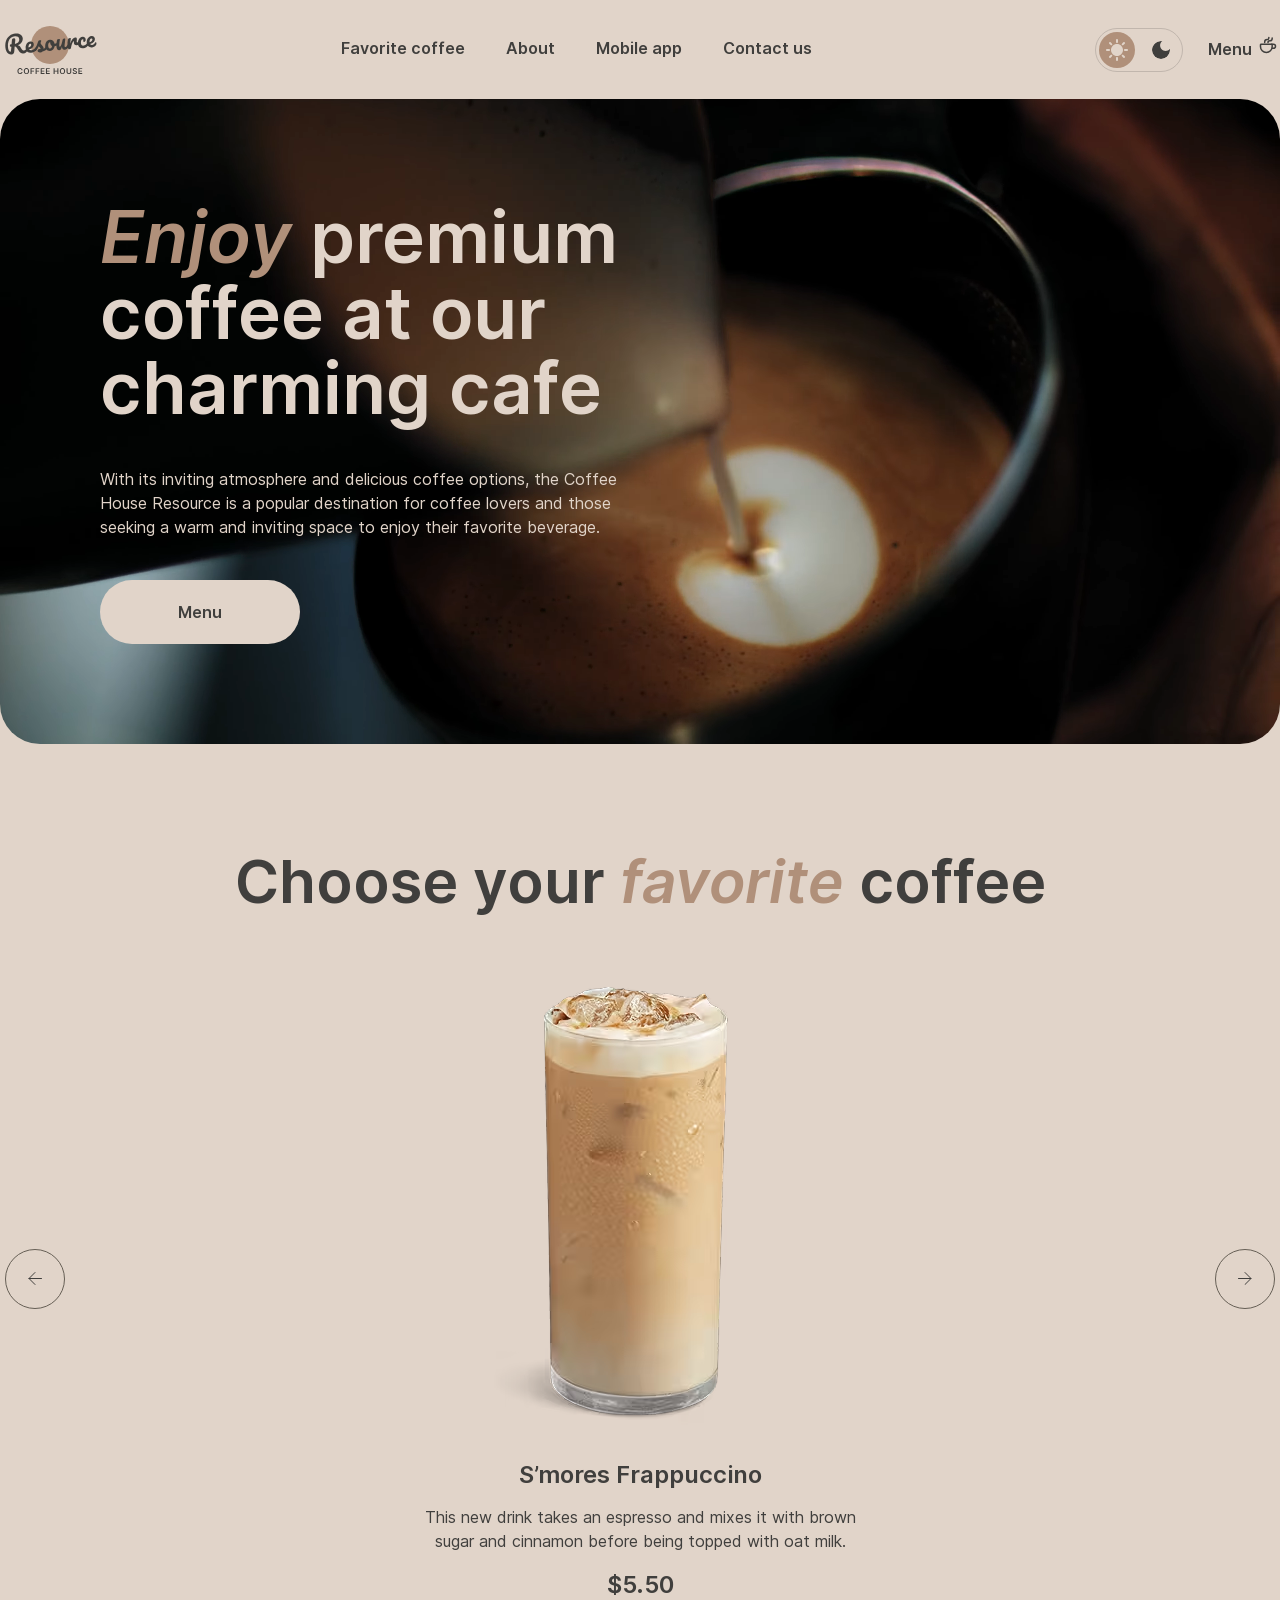
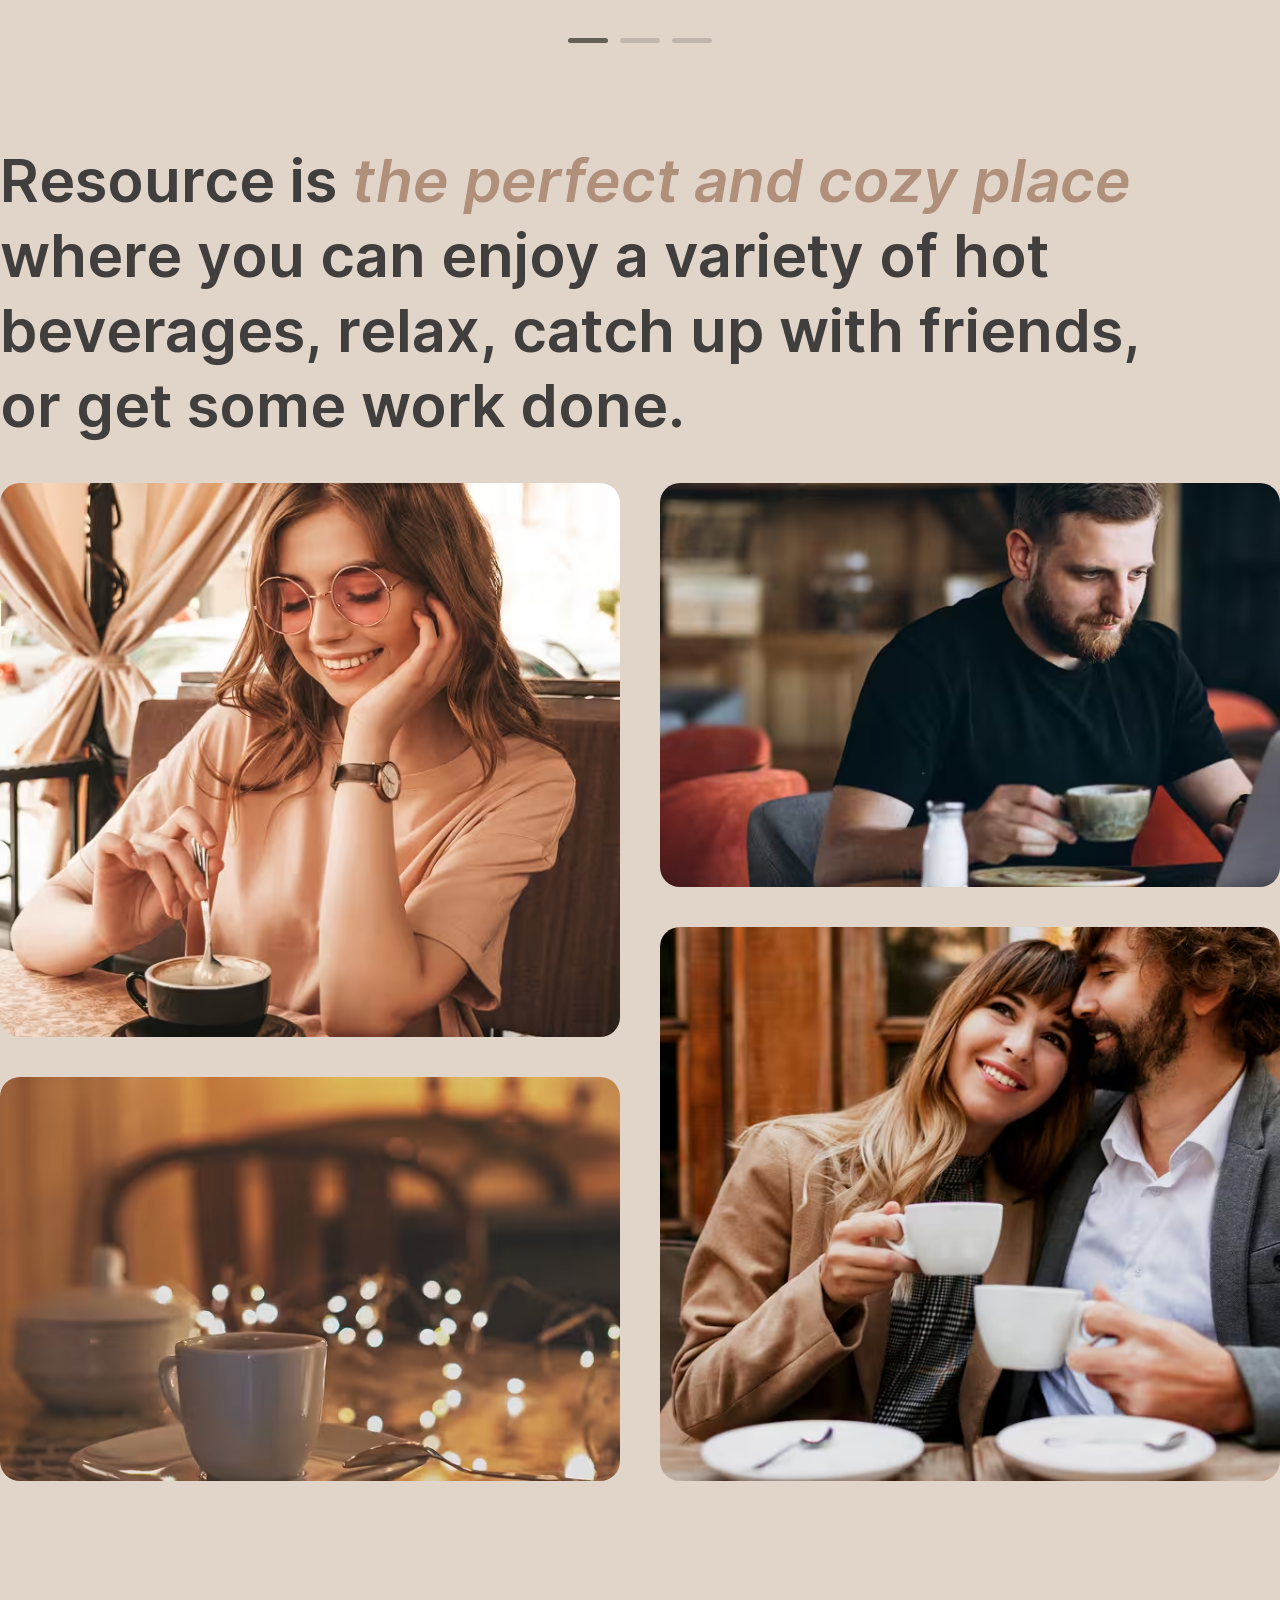
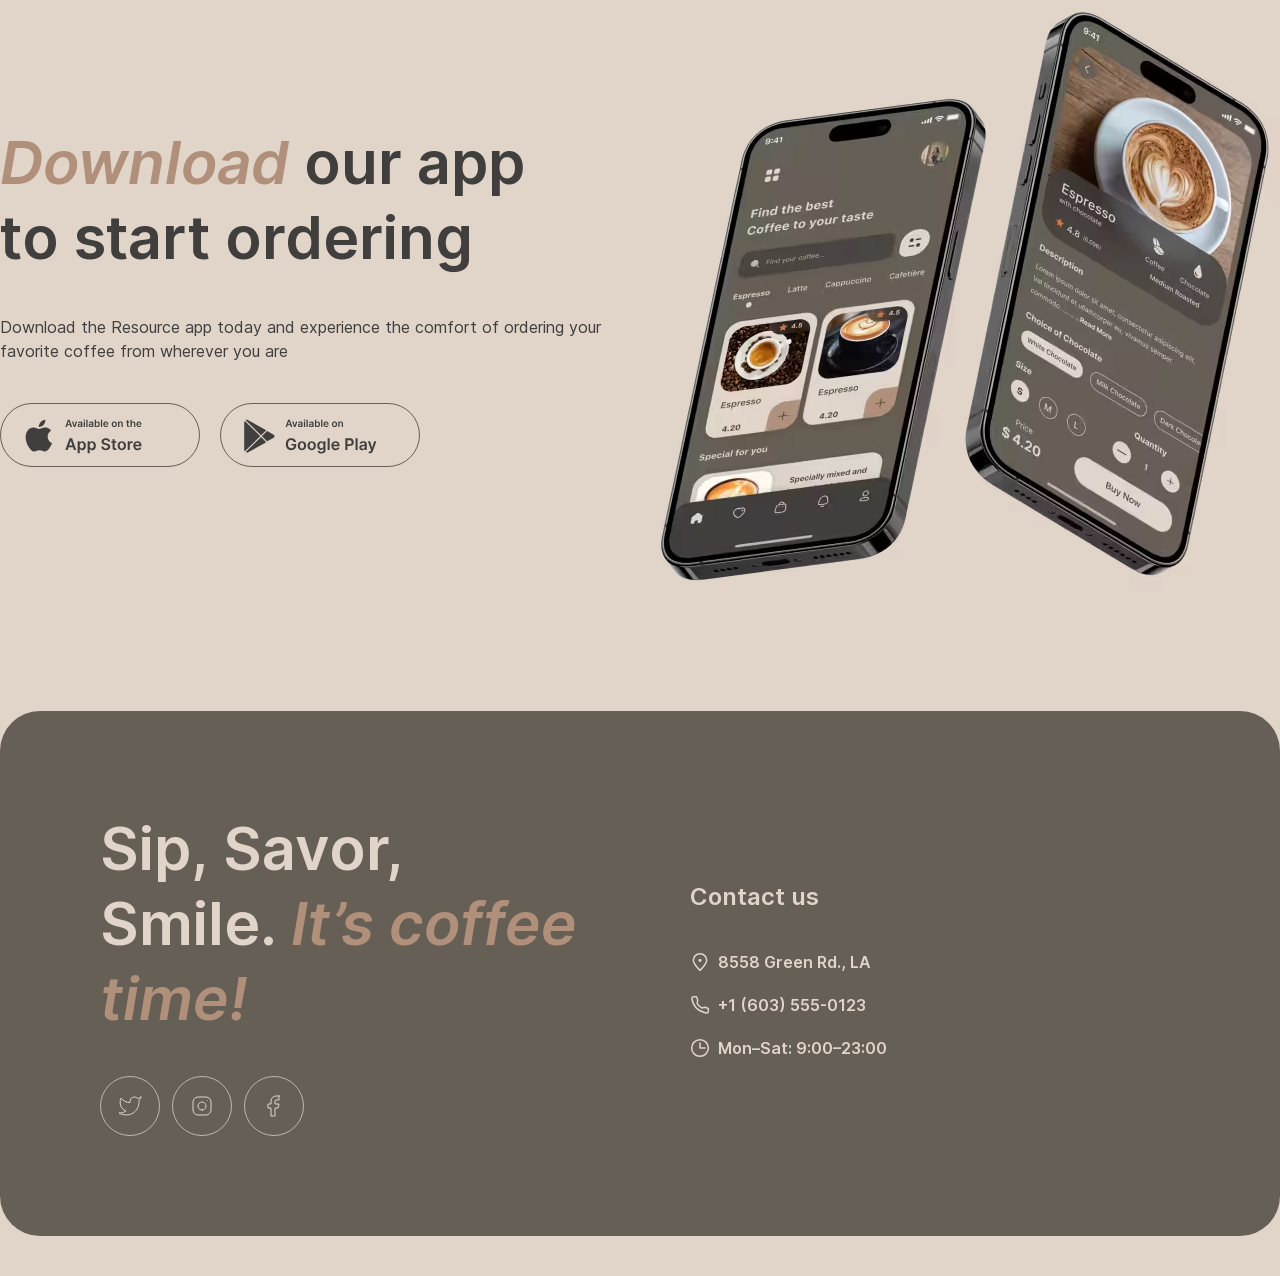
<file: index.html>
<!DOCTYPE html>
<html lang="en">
	<head>
		<meta charset="UTF-8">
		<meta name="viewport" content="width=device-width, initial-scale=1.0">
		<title>Coffee House</title>
		<link rel="shortcut icon" type="image/svg" href="./assets/img/favicon.svg">
		<link rel="stylesheet" href="./assets/css/normalize.css">
		<link rel="stylesheet" href="./assets/css/style.css">
	</head>
	<body>
		<svg class="sprite">
    <symbol viewBox="0 0 14 13" xmlns="http://www.w3.org/2000/svg" id="arrow" fill="none">
      <path d="M0.5 6.5H13M7 12.5L13 6.5L7 0.5" stroke-linecap="round" stroke-linejoin="round"/>
    </symbol>
  </svg>

		<header class="header">
			<div class="wrapper">
				<div class="logo">
					<a href="./" class="logo__link" aria-label="Logo link">
						<svg class="logo__img logo__img_light" width="100" height="60" aria-hidden="true">
							<use xlink:href="./assets/img/logo.svg#logo"></use>
						</svg>
						<svg class="logo__img logo__img_dark" width="100" height="60" aria-hidden="true">
							<use xlink:href="./assets/img/logo-dark.svg#logo"></use>
						</svg>
					</a>
				</div>
				<nav class="nav">
					<ul class="nav__list list-reset">
						<li class="nav__item"><a href="#favorite" class="nav__link">Favorite coffee</a></li>
						<li class="nav__item"><a href="#about" class="nav__link">About</a></li>
						<li class="nav__item"><a href="#app" class="nav__link">Mobile app</a></li>
						<li class="nav__item"><a href="#footer" class="nav__link">Contact us</a></li>
						<li class="nav__item nav__item_md">
							<a href="./catalog" class="nav__link">Menu 
								<svg class="nav__icon" aria-hidden="true">
									<use xlink:href="./assets/img/svg/coffee-cup.svg#cup"></use>
								</svg>
							</a>
						</li>
					</ul>
				</nav>
				<div class="actions">
					<button class="theme-btn btn-reset" aria-label="Toggle theme">
						<svg class="theme-btn__icon theme-btn__icon_light active" aria-hidden="true">
							<use xlink:href="./assets/img/svg/sun.svg#sun"></use>
						</svg>
						<svg class="theme-btn__icon theme-btn__icon_dark" aria-hidden="true">
							<use xlink:href="./assets/img/svg/moon.svg#moon"></use>
						</svg>
					</button>
					<a href="./catalog" class="menu-btn btn-reset"><span class="menu-btn__text">Menu</span>
						<svg class="menu-btn__icon" aria-hidden="true">
							<use xlink:href="./assets/img/svg/cup.svg#cup"></use>
						</svg>
					</a>
					<button class="burger btn-reset" aria-label="open burger">
            <span class="burger__line" aria-hidden="true"></span>
            <span class="burger__line" aria-hidden="true"></span>
          </button>
					<span class="overlay" aria-hidden="true"></span>
				</div>
			</div>
		</header>

		<main>
			<section class="banner">
				<div class="wrapper">
					<div class="banner__content">
						<h1 class="banner__title"><em class="text-accent">Enjoy</em> premium coffee at our charming cafe</h1>
						<p class="banner__descr">
							With its inviting atmosphere and&nbsp;delicious coffee options, the Coffee House Resource is a popular destination for coffee lovers and those seeking a warm and inviting space to enjoy their favorite beverage.
						</p>
						<a href="./catalog" class="banner__link btn btn-reset">Menu
							<svg class="icon" aria-hidden="true">
								<use xlink:href="./assets/img/svg/cup.svg#cup"></use>
							</svg>
						</a>
					</div>
					<video class="banner__video" poster="./assets/img/banner.avif" autoplay muted loop playsinline>
						<source src="./assets/video/banner.webm" type="video/webm">
						<source src="/assets/video/banner.mp4" type="video/mp4">
						Ваш браузер не підтримує відео.
					</video>
				</div>
			</section>

			<section class="carousel" id="favorite">
				<div class="wrapper">
					<h2 class="title">Choose your <em class="text-accent">favorite</em> coffee</h2>
					<div class="slider">
						<div class="slider__wrapper">
							<div class="slide active">
								<img src="./assets/img/slider/0.avif" alt="S’mores Frappuccino" class="slide__img">
								<p class="slide__title">S’mores Frappuccino</p>
								<p class="slide__descr">
									This new drink takes an espresso and mixes it with brown sugar and cinnamon before being topped with oat milk.
								</p>
								<p class="slide__price">$5.50</p>
							</div>

							<div class="slide">
								<img src="./assets/img/slider/1.avif" alt="Caramel Macchiato" class="slide__img">
								<p class="slide__title">Caramel Macchiato</p>
								<p class="slide__descr">
									Fragrant and unique classic espresso with rich caramel-peanut syrup, with cream under whipped thick foam.
								</p>
								<p class="slide__price">$5.00</p>
							</div>

							<div class="slide">
								<img src="./assets/img/slider/2.avif" alt="Ice coffee" class="slide__img">
								<p class="slide__title">Ice coffee</p>
								<p class="slide__descr">
									A popular summer drink that tones and invigorates. Prepared from coffee, milk and ice.
								</p>
								<p class="slide__price">$4.50</p>
							</div>
						</div>
						<div class="slider__pagination">
							<span class="bullet active"></span>
							<span class="bullet"></span>
							<span class="bullet"></span>
						</div>
						<button class="slider__btn slider__btn_prev" aria-label="previous slide">
							<svg class="btn__icon" aria-hidden="true">
                <use xlink:href="#arrow"></use>
              </svg>
						</button>
						<button class="slider__btn slider__btn_next" aria-label="next slide">
							<svg class="btn__icon" aria-hidden="true">
                <use xlink:href="#arrow"></use>
              </svg>
						</button>
					</div>
				</div>
			</section>

			<section class="gallery" id="about">
				<div class="wrapper">
					<h2 class="title">
						Resource is <em class="text-accent">the perfect and cozy place</em> where you can enjoy a variety of hot beverages, relax, catch up with friends, or&nbsp;get some work done.
					</h2>
					<div class="imgs">
						<div class="imgs__item">
							<img src="./assets/img/gallery/1.avif" alt="Gallery image 1" class="imgs__img">
						</div>
						<div class="imgs__item">
							<img src="./assets/img/gallery/2.avif" alt="Gallery image 2" class="imgs__img">
						</div>
						<div class="imgs__item">
							<img src="./assets/img/gallery/3.avif" alt="Gallery image 3" class="imgs__img">
						</div>
						<div class="imgs__item">
							<img src="./assets/img/gallery/4.avif" alt="Gallery image 4" class="imgs__img">
						</div>
					</div>
				</div>
			</section>

			<section class="app" id="app">
				<div class="wrapper">
					<div class="app__info">
						<h2 class="title"><em class="text-accent">Download</em> our app to&nbsp;start ordering</h2>
						<p class="app__descr">
							Download the Resource app today and experience the comfort of ordering your favorite coffee from wherever you are
						</p>
						<div class="app__links">
							<a href="https://apps.apple.com/us/iphone/today" class="app__link" aria-label="App Store" target="_blank" rel="noopener noreferrer">
								<svg class="icon" aria-hidden="true">
									<use xlink:href="./assets/img/svg/store.svg#link"></use>
								</svg>
							</a>
							<a href="https://play.google.com/store/apps" class="app__link app__link_gp" aria-label="Google Play" target="_blank" rel="noopener noreferrer">
								<svg class="icon" aria-hidden="true">
									<use xlink:href="./assets/img/svg/play.svg#link"></use>
								</svg>
							</a>
						</div>
					</div>
					<img src="./assets/img/phone.avif" alt="Two screens of the Resource Coffee House mobile app" class="app__img">
				</div>
			</section>
		</main>

		<footer class="footer" id="footer">
			<div class="wrapper">
				<div class="promo">
					<h2 class="title">Sip, Savor, Smile. 
						<em class="text-accent">It’s coffee time!</em>
					</h2>
					<ul class="social__list list-reset">
						<li class="social__item">
							<a href="https://x.com/" class="social__link" aria-label="Twitter" target="_blank" rel="noopener noreferrer">
								<svg class="icon" aria-hidden="true">
									<use xlink:href="./assets/img/svg/social/twitter.svg#link"></use>
								</svg>
							</a>
						</li>
						<li class="social__item">
							<a href="https://www.instagram.com/" class="social__link" aria-label="Instagram" target="_blank" rel="noopener noreferrer">
								<svg class="icon" aria-hidden="true">
									<use xlink:href="./assets/img/svg/social/instagram.svg#link"></use>
								</svg>
							</a>
						</li>
						<li class="social__item">
							<a href="https://www.facebook.com/" class="social__link" aria-label="Facebook" target="_blank" rel="noopener noreferrer">
								<svg class="icon" aria-hidden="true">
									<use xlink:href="./assets/img/svg/social/facebook.svg#link"></use>
								</svg>
							</a>
						</li>
					</ul>
				</div>
				<div class="contacts">
					<p class="contacts__title">Contact us</p>
					<ul class="contacts__list list-reset">
						<li class="contacts__item">
							<a href="https://maps.app.goo.gl/okd1rXwTDixUdJB59" class="contacts__link" target="_blank" rel="noopener noreferrer">
								<svg class="contacts__icon" aria-hidden="true">
									<use xlink:href="./assets/img/svg/contact/map.svg#link"></use>
								</svg>
								<span class="contacts__text">8558 Green Rd., LA</span>
							</a>
						</li>
						<li class="contacts__item">
							<a href="tel:+16035550123" class="contacts__link" target="_blank" rel="noopener noreferrer">
								<svg class="contacts__icon" aria-hidden="true">
									<use xlink:href="./assets/img/svg/contact/phone.svg#link"></use>
								</svg>
								<span class="contacts__text">+1 (603) 555-0123</span>
							</a>
						</li>
						<li class="contacts__item">
							<div class="contacts__link contacts__link_time">
								<svg class="contacts__icon" aria-hidden="true">
									<use xlink:href="./assets/img/svg/contact/clock.svg#link"></use>
								</svg>
								<span class="contacts__text">Mon–Sat: 9:00–23:00</span>
							</div>
						</li>
					</ul>
				</div>
			</div>
		</footer>

		<script src="./assets/js/video-bg.js"></script>
		<script src="./assets/js/burger.js"></script>
		<script src="./assets/js/theme.js"></script>
		<script src="./assets/js/slider.js"></script>
	</body>
</html>
</file>
<file: assets/css/style.css>
* {
  margin: 0;
  padding: 0;
  box-sizing: border-box;
}

section {
  padding: 50px 0;
}

.sprite {
  display: none;
}

.lock {
  overflow: hidden;
  -webkit-user-select: none;
     -moz-user-select: none;
          user-select: none;
}

@media screen and (max-width: 768px) {
  .disable-scroll {
    overflow: hidden;
    -webkit-user-select: none;
       -moz-user-select: none;
            user-select: none;
  }
}
@font-face {
  font-family: "Inter";
  src: local("Inter Regular"), local("Inter-Regular"), url(../fonts/Inter-Regular.woff2) format("woff2");
  font-weight: 400;
  font-display: swap;
  font-style: normal;
}
@font-face {
  font-family: "Inter";
  src: local("Inter Medium"), local("Inter-Medium"), url(../fonts/Inter-Medium.woff2) format("woff2");
  font-weight: 500;
  font-display: swap;
  font-style: normal;
}
@font-face {
  font-family: "Inter";
  src: local("Inter SemiBold"), local("Inter-SemiBold"), url(../fonts/Inter-SemiBold.woff2) format("woff2");
  font-weight: 600;
  font-display: swap;
  font-style: normal;
}
@font-face {
  font-family: "Inter";
  src: local("Inter SemiBoldItalic"), local("Inter-SemiBoldItalic"), url(../fonts/Inter-SemiBoldItalic.woff2) format("woff2");
  font-weight: 600;
  font-display: swap;
  font-style: italic;
}
:root {
  --body: #e0d4ca;
  --bg: #e1d4c9;
  --bg-footer: #665f55;
  --bg-modal: #e1d4c9;
  --text: #403f3d;
  --accent: #a9754f;
  --inverse: #e1d4c9;
  --border: #c1b6ad;
  --border-inverse: #665f55;
  --overlay: rgba(64, 63, 61, 0.5019607843);
  --label: #665f55;
}

[data-theme=dark] {
  --body: #292826;
  --bg: #292826;
  --bg-footer: #403f3d;
  --bg-modal: #403f3d;
  --text: #e1d4c9;
  --accent: #b0907a;
  --inverse: #e1d4c9;
  --border: #665f55;
  --border-inverse: #c1b6ad;
  --overlay: rgba(41, 40, 38, 0.5019607843);
  --label: #292826;
}

body {
  font-family: "Inter", "Verdana", sans-serif;
  font-style: normal;
  font-weight: 600;
  font-size: 16px;
  line-height: 1.25;
  background-color: var(--bg);
  color: var(--text);
  transition: background-color 0.3s ease-in-out, color 0.3s ease-in-out;
}

.wrapper {
  width: 100%;
  max-width: 1360px;
  margin: 0 auto;
}

.title {
  margin-bottom: 40px;
  font-size: 60px;
}

.text-accent {
  font-style: italic;
  color: #b0907a;
}

.menu {
  padding-top: 15px;
}

@media screen and (max-width: 992px) {
  .wrapper {
    padding-left: 40px;
    padding-right: 40px;
  }
}
@media screen and (max-width: 768px) {
  body {
    padding-top: 84px;
  }
}
@media screen and (max-width: 576px) {
  .wrapper {
    padding-left: 16px;
    padding-right: 16px;
  }
  .title {
    margin-bottom: 40px;
    font-size: 32px;
  }
  .menu .text-accent {
    display: block;
  }
}
.banner {
  padding-top: 15px;
}
.banner .wrapper {
  position: relative;
  z-index: 0;
  padding: 100px;
  border-radius: 40px;
  overflow: hidden;
}
.banner__content {
  max-width: 530px;
  display: flex;
  flex-direction: column;
  row-gap: 41px;
  color: var(--inverse);
}
.banner__title {
  font-size: 72px;
  line-height: 1.05;
}
.banner__descr {
  font-weight: 400;
  font-size: 16px;
  line-height: 1.5;
}
.banner__video {
  position: absolute;
  z-index: -1;
  top: 50%;
  left: 50%;
  width: 100%;
  height: 100%;
  transform: translate(-50%, -50%);
  -o-object-fit: cover;
     object-fit: cover;
}

@media screen and (max-width: 992px) {
  .banner {
    padding-left: 40px;
    padding-right: 40px;
  }
  .banner .wrapper {
    padding: 100px 60px;
  }
}
@media screen and (max-width: 576px) {
  .banner {
    padding-left: 16px;
    padding-right: 16px;
  }
  .banner .wrapper {
    padding: 60px 16px;
  }
  .banner__title {
    font-size: 42px;
    line-height: 1.15;
  }
}
.footer {
  margin: 50px 0 40px;
  color: var(--inverse);
}
.footer .wrapper {
  display: flex;
  justify-content: space-between;
  align-items: center;
  gap: 100px;
  padding: 100px;
  background-color: var(--bg-footer);
  border-radius: 40px;
}
.footer .wrapper > * {
  flex: 1 1 50%;
}
.footer .social__list {
  display: flex;
  -moz-column-gap: 12px;
       column-gap: 12px;
}
.footer .social__item {
  line-height: 0;
}
.footer .social__link {
  width: 60px;
  height: 60px;
  display: inline-flex;
  justify-content: center;
  align-items: center;
  border: 1px solid var(--border);
  border-radius: 50%;
}
.footer .social__link:hover {
  border-color: var(--bg);
  background-color: var(--bg);
}
.footer .social__link:hover .icon {
  stroke: var(--text);
}
.footer .social__link .icon {
  width: 24px;
  height: 24px;
  stroke: #e1d4c9;
  transition: stroke 0.3s ease-in-out;
}
.footer .contacts__title {
  font-size: 24px;
  line-height: 1.25;
}
.footer .contacts__list {
  margin-top: 38px;
  display: flex;
  flex-direction: column;
  align-items: flex-start;
  row-gap: 14px;
}
.footer .contacts__item {
  line-height: 0;
}
.footer .contacts__link {
  padding-bottom: 3px;
  display: flex;
  align-items: center;
  -moz-column-gap: 8px;
       column-gap: 8px;
  color: inherit;
  border-bottom: 2px solid transparent;
  transition: border-bottom 0.3s ease-in-out;
}
.footer .contacts__link:hover {
  border-color: #e1d4c9;
}
.footer .contacts__link_time:hover {
  border-color: transparent;
}
.footer .contacts__icon {
  width: 20px;
  height: 20px;
}
.footer .contacts__text {
  font-size: 16px;
  line-height: 1.5;
}

@media screen and (max-width: 992px) {
  .footer {
    padding-left: 40px;
    padding-right: 40px;
  }
  .footer .wrapper {
    padding: 100px 60px;
    -moz-column-gap: 40px;
         column-gap: 40px;
  }
}
@media screen and (max-width: 800px) {
  .footer .wrapper {
    flex-direction: column;
    align-items: flex-start;
  }
  .footer .wrapper .title {
    max-width: 570px;
  }
  .footer .wrapper .title .text-accent {
    display: block;
  }
}
@media screen and (max-width: 576px) {
  .footer {
    padding-left: 16px;
    padding-right: 16px;
  }
  .footer .wrapper {
    padding: 60px 16px;
    row-gap: 40px;
  }
}
.header {
  margin-top: 20px;
}
.header .wrapper {
  display: flex;
  justify-content: space-between;
  align-items: center;
  -moz-column-gap: 20px;
       column-gap: 20px;
}
.header .logo__img {
  width: 100px;
  height: 60px;
}
.header .actions {
  margin-top: -5px;
  display: flex;
  align-items: center;
  -moz-column-gap: 23px;
       column-gap: 23px;
}
.header .wrapper:not(:has(.nav.open)) .overlay {
  opacity: 0;
  visibility: hidden;
}
.header .wrapper:has(.nav.open) .overlay {
  opacity: 1;
  visibility: visible;
}

.logo__img_dark {
  display: none;
}

[data-theme=dark] .logo__img_light {
  display: none;
}
[data-theme=dark] .logo__img_dark {
  display: inline-block;
}

@media screen and (max-width: 992px) {
  .header .actions {
    -moz-column-gap: 20px;
         column-gap: 20px;
  }
}
@media screen and (max-width: 850px) {
  .header .wrapper,
  .header .actions {
    -moz-column-gap: 15px;
         column-gap: 15px;
  }
}
@media screen and (max-width: 768px) {
  .header {
    position: fixed;
    top: 0;
    left: 0;
    right: 0;
    z-index: 15;
    margin-top: 0;
    padding-top: 20px;
    background-color: var(--bg);
    transition: background-color 0.3s ease-in-out;
  }
}
@media screen and (max-width: 576px) {
  .header .actions {
    -moz-column-gap: 11px;
         column-gap: 11px;
  }
}
.nav__list {
  margin-top: -8px;
  margin-left: -43px;
  display: flex;
  justify-content: center;
  align-items: center;
  -moz-column-gap: 37px;
       column-gap: 37px;
}
.nav__link {
  padding: 6px 0;
  color: var(--text);
  border: 2px solid transparent;
  transition: border-color 0.3s ease-in-out;
}
.nav__link:hover {
  border-bottom: 2px solid var(--text);
}
.nav__item_md .nav__link {
  display: flex;
  align-items: center;
  -moz-column-gap: 16px;
       column-gap: 16px;
}
.nav__icon {
  margin-bottom: 4px;
  width: 40px;
  height: 40px;
  stroke: var(--text);
}

@media screen and (min-width: 768.5px) {
  .nav__item_md {
    display: none;
  }
}
@media screen and (max-width: 992px) {
  .nav__list {
    margin: 0;
    -moz-column-gap: 25px;
         column-gap: 25px;
  }
}
@media screen and (max-width: 830px) {
  .nav__list {
    -moz-column-gap: 20px;
         column-gap: 20px;
  }
  .nav__link {
    font-size: 15px;
  }
}
@media screen and (max-width: 790px) {
  .nav__list {
    -moz-column-gap: 15px;
         column-gap: 15px;
  }
  .nav__link {
    font-size: 14.5px;
  }
}
@media screen and (max-width: 768px) {
  .nav {
    padding: 60px 0;
    position: fixed;
    z-index: 15;
    top: 84px;
    right: -100%;
    width: 100vw;
    height: calc(100vh - 84px);
    height: calc(100dvh - 84px);
    background-color: var(--bg);
    display: flex;
    flex-direction: column;
    align-items: center;
    justify-content: flex-start;
    row-gap: 25px;
    opacity: 0;
    visibility: hidden;
    overflow-y: auto;
    overscroll-behavior: contain;
    transition: right 0.3s linear, opacity 0.3s ease, visibility 0.3s ease, background-color 0.3s ease-in-out;
  }
  .nav > :last-child {
    margin-bottom: auto;
  }
  .nav.open {
    right: 0;
    opacity: 1;
    visibility: visible;
  }
  .nav__list {
    flex-direction: column;
    row-gap: 60px;
  }
  .nav__link {
    padding: 0;
    font-size: 32px;
    border: none;
  }
  .nav__link:hover {
    border: none;
  }
  .nav__item_md {
    margin-top: 40px;
  }
}
.burger {
  flex-shrink: 0;
  width: 44px;
  height: 44px;
  position: relative;
  z-index: 0;
  cursor: pointer;
  background-color: transparent;
  border: 1px solid var(--text);
  border-radius: 50%;
}
.burger__line {
  width: 16px;
  height: 2px;
  display: block;
  position: absolute;
  left: 50%;
  background-color: var(--text);
}
.burger__line:nth-child(1) {
  top: calc(50% - 4px);
  transform: translateX(-50%) translateY(0);
  transition: top 0.3s cubic-bezier(0.21, 0.83, 0.26, 0.87) 0.3s, transform 0.3s cubic-bezier(0.21, 0.83, 0.26, 0.87);
}
.burger__line:nth-child(2) {
  top: calc(50% + 4px);
  transform: translateX(-50%) translateY(-100%);
  transition: top 0.3s cubic-bezier(0.21, 0.83, 0.26, 0.87) 0.3s, transform 0.3s cubic-bezier(0.21, 0.83, 0.26, 0.87);
}

.burger_open .burger__line:nth-child(1) {
  top: 50%;
  transform: translateX(-50%) translateY(-50%) rotate(45deg);
  transition: top 0.3s cubic-bezier(0.21, 0.83, 0.26, 0.87), transform 0.3s cubic-bezier(0.21, 0.83, 0.26, 0.87) 0.3s;
}
.burger_open .burger__line:nth-child(2) {
  top: 50%;
  transform: translateX(-50%) translateY(-50%) rotate(-45deg);
  transition: top 0.3s cubic-bezier(0.21, 0.83, 0.26, 0.87), transform 0.3s cubic-bezier(0.21, 0.83, 0.26, 0.87) 0.3s;
}

.overlay {
  position: fixed;
  z-index: 5;
  inset: 0;
  top: 85px;
  background-color: var(--overlay);
  backdrop-filter: blur(2px);
  transition: opacity 0.3s ease-in-out, visibility 0.3s linear;
}

@media screen and (min-width: 768.5px) {
  .burger,
  .overlay {
    display: none;
  }
}
.carousel .title {
  text-align: center;
}
.carousel .slider {
  position: relative;
  z-index: 0;
  padding-bottom: 43px;
  touch-action: pan-y;
}
.carousel .slider__wrapper {
  width: 100%;
  display: grid;
  position: relative;
  z-index: 0;
  overflow: hidden;
}
.carousel .slider__btn {
  position: absolute;
  top: calc(50% - 22px);
  transform: translateY(-50%);
  z-index: 5;
  display: flex;
  justify-content: center;
  align-items: center;
}
.carousel .slider__btn_prev {
  left: 5px;
}
.carousel .slider__btn_next {
  right: 5px;
}
.carousel .slider__pagination {
  position: absolute;
  bottom: 0;
  left: 0;
  right: 0;
  display: flex;
  justify-content: center;
  align-items: center;
  -moz-column-gap: 12px;
       column-gap: 12px;
}
.carousel .slider__pagination .bullet {
  width: 40px;
  height: 5px;
  border-radius: 100px;
  background-color: var(--border);
  cursor: pointer;
  transition: background-color 0.5s ease-in-out;
}
.carousel .slider__pagination .bullet.active {
  background-color: var(--border-inverse);
}
.carousel .slide {
  grid-area: 1/1;
  visibility: hidden;
  position: relative;
  display: flex;
  flex-direction: column;
  align-items: center;
  animation: 0.5s ease-in-out;
}
.carousel .slide.active, .carousel .slide.next {
  visibility: visible;
}
.carousel .slide__title {
  margin-top: 21px;
  font-size: 24px;
  line-height: 1.25;
}
.carousel .slide__descr {
  max-width: 470px;
  margin-top: 15px;
  margin-bottom: 17px;
  font-size: 16px;
  font-weight: 400;
  line-height: 1.5;
  text-align: center;
}
.carousel .slide__price {
  margin-top: auto;
  font-size: 24px;
}
.carousel .to-left {
  animation-name: left;
}
.carousel .from-right {
  animation-name: right;
}
.carousel .to-right {
  animation-name: right;
  animation-direction: reverse;
}
.carousel .from-left {
  animation-name: left;
  animation-direction: reverse;
}

@keyframes left {
  from {
    left: 0;
  }
  to {
    left: -100%;
  }
}
@keyframes right {
  from {
    left: 100%;
  }
  to {
    left: 0;
  }
}
@media screen and (max-width: 992px) {
  .carousel .slider__btn_prev {
    left: 0;
  }
  .carousel .slider__btn_next {
    right: 0;
  }
}
@media screen and (max-width: 576px) {
  .carousel .slider__btn {
    display: none;
  }
  .carousel .slider__pagination .bullet {
    height: 4px;
  }
  .carousel .slide__img {
    width: -moz-fit-content;
    width: fit-content;
    max-width: 100%;
  }
}
.gallery .imgs {
  -moz-column-count: 2;
       column-count: 2;
  gap: 40px;
  width: 100%;
}
.gallery .imgs__item {
  display: inline-block;
  width: 100%;
  margin-bottom: 36px;
}
.gallery .imgs__img {
  width: 100%;
  height: auto;
  display: block;
  border-radius: 20px;
  transition: transform 0.3s ease-in-out;
}
.gallery .imgs__img:hover {
  transform: scale(0.9);
}

@media screen and (max-width: 800px) {
  .gallery .imgs {
    -moz-column-count: 1;
         column-count: 1;
  }
  .gallery .imgs__item:not(:first-child, :last-child) {
    display: none;
  }
  .gallery .imgs__img {
    width: 100%;
    height: 590px;
    -o-object-fit: cover;
       object-fit: cover;
    -o-object-position: center;
       object-position: center;
  }
}
.app {
  padding-top: 10px;
}
.app .wrapper {
  display: flex;
  justify-content: space-between;
  align-items: center;
}
.app__info {
  display: flex;
  flex-direction: column;
  row-gap: 40px;
}
.app__info .title {
  margin: 0;
}
.app__descr {
  max-width: 630px;
  font-weight: 400;
  line-height: 1.5;
}
.app__img {
  flex: 1 1 50%;
}
.app__links {
  display: flex;
  align-items: center;
  -moz-column-gap: 20px;
       column-gap: 20px;
}
.app__link {
  display: inline-block;
  width: 200px;
  height: 64px;
  padding: 12px 20px;
  border: 1px solid var(--border-inverse);
  border-radius: 100px;
  transition: background-color 0.3s ease-in-out;
}
.app__link:hover {
  background-color: var(--bg-footer);
}
.app__link:hover .icon {
  fill: #e1d4c9;
}
.app__link .icon {
  width: 122px;
  height: 40px;
  fill: var(--text);
  transition: fill 0.3s ease-in-out;
}
.app__link_gp .icon {
  width: 136px;
}

@media screen and (max-width: 1100px) {
  .app .wrapper {
    flex-direction: column;
    row-gap: 100px;
  }
  .app__descr {
    max-width: 670px;
  }
  .app__img {
    flex: auto;
    width: 100%;
    max-width: -moz-fit-content;
    max-width: fit-content;
  }
}
@media screen and (max-width: 576px) {
  .app__links {
    flex-wrap: wrap;
    row-gap: 20px;
  }
  .app .wrapper {
    row-gap: 40px;
  }
}
.menu .title {
  max-width: 800px;
  margin: 0 auto 40px;
  text-align: center;
}

.tabs__nav {
  display: flex;
  justify-content: center;
  align-items: center;
  -moz-column-gap: 16px;
       column-gap: 16px;
}
.tabs__nav-btn {
  padding: 8px 16px 8px 8px;
  font-size: 16px;
  font-weight: 600;
  line-height: 1.5;
  text-transform: capitalize;
  color: var(--text);
  border: 1px solid var(--border);
  border-radius: 100px;
  display: flex;
  align-items: center;
  -moz-column-gap: 8px;
       column-gap: 8px;
  transition: color 0.3s ease-in-out, border-color 0.3s ease-in-out, background-color 0.3s ease-in-out;
}
.tabs__nav-btn:hover {
  color: #e1d4c9;
  border-color: var(--bg-footer);
  background-color: var(--bg-footer);
}
.tabs__nav-btn.active {
  color: #e1d4c9;
  border-color: var(--bg-footer);
  background-color: var(--bg-footer);
}
.tabs__nav-btn.active .tabs__nav-icon {
  background-color: var(--body);
}
.tabs__nav-icon {
  width: 30px;
  height: 30px;
  border-radius: 50%;
  background-color: var(--border);
  display: flex;
  justify-content: center;
  align-items: center;
  transition: background-color 0.3s ease-in-out;
}
.tabs__panel {
  display: none;
  justify-content: space-around;
  flex-wrap: wrap;
  gap: 40px;
}
.tabs__panel.active {
  display: flex;
}
.tabs__content {
  margin-top: 39px;
}

@media screen and (max-width: 576px) {
  .tabs__nav {
    -moz-column-gap: 8px;
         column-gap: 8px;
  }
}
button {
  font-family: "Inter", "Verdana", sans-serif;
}

.brn {
  border: 1px solid #665f55;
}

.banner__link {
  width: 200px;
  height: 64px;
  display: flex;
  justify-content: center;
  align-items: center;
  color: var(--text);
  background-color: var(--bg);
  border-radius: 100px;
}
.banner__link .icon {
  margin-left: 0;
  width: 0;
  height: 20px;
  opacity: 0;
  visibility: hidden;
  stroke: var(--text);
  transition: 0.45s ease-in-out;
}
.banner__link:hover .icon {
  margin-left: 8px;
  width: 20px;
  opacity: 1;
  visibility: visible;
}

.menu-btn {
  padding: 0 0 6px;
  font-size: 16px;
  font-weight: 600;
  color: var(--text);
  display: flex;
  align-items: baseline;
  -moz-column-gap: 6px;
       column-gap: 6px;
  border: 2px solid transparent;
  transition: border-color 0.3s ease-in-out;
}
.menu-btn:hover {
  border-bottom: 2px solid var(--text);
}
.menu-btn__icon {
  width: 20px;
  height: 20px;
  stroke: var(--text);
}

.theme-btn {
  padding: 3px;
  display: flex;
  align-items: center;
  -moz-column-gap: 8px;
       column-gap: 8px;
  border: 1px solid #c1b6ad;
  border-radius: 100px;
}
.theme-btn:hover .theme-btn__icon:not(.active) {
  fill: #e1d4c9;
  background-color: var(--bg-footer);
}
.theme-btn__icon {
  width: 36px;
  height: 36px;
  padding: 7px;
  border-radius: 100px;
  background-color: transparent;
  transition: background-color 0.3s ease-in-out, fill 0.3s ease-in-out;
}
.theme-btn__icon_light {
  fill: var(--inverse);
}
.theme-btn__icon_dark {
  padding: 9px;
  fill: var(--text);
}
.theme-btn__icon.active {
  fill: #e1d4c9;
  background-color: #b0907a;
}

.slider__btn {
  width: 60px;
  height: 60px;
  border: 1px solid var(--border-inverse);
  border-radius: 50%;
  cursor: pointer;
  background-color: transparent;
  transition: background-color 0.3s ease-in-out, border-color 0.3s ease-in-out;
}
.slider__btn .btn__icon {
  width: 14px;
  height: 13px;
  fill: none;
  stroke: var(--text);
  transition: stroke 0.3s ease-in-out;
}
.slider__btn:hover {
  border-color: var(--bg-footer);
  background-color: var(--bg-footer);
}
.slider__btn:hover .btn__icon {
  stroke: var(--inverse);
}
.slider__btn_prev .btn__icon {
  transform: scaleX(-1);
}

.tabs__more {
  width: 60px;
  height: 60px;
  display: none;
  padding: 18px;
  border: 1px solid var(--border-inverse);
  border-radius: 50%;
  stroke: var(--text);
}
.tabs__more:hover .icon {
  transform: rotate(90deg);
}
.tabs__more .icon {
  width: 24px;
  height: 24px;
  stroke: var(--text);
  transition: transform 0.3s ease-in-out;
}

@media screen and (max-width: 992px) {
  .banner__link .icon {
    margin-left: 8px;
    width: 20px;
    opacity: 1;
    visibility: visible;
  }
  .tabs__more {
    display: block;
    flex: 0 0 60px;
    margin: 0 calc(50% - 30px);
  }
}
@media screen and (max-width: 830px) {
  .theme-btn {
    padding: 5px 3px;
    -moz-column-gap: 9px;
         column-gap: 9px;
  }
  .theme-btn__icon {
    width: 44px;
    height: 40px;
  }
  .theme-btn__icon_dark {
    padding: 10px;
  }
}
@media screen and (max-width: 768px) {
  .menu-btn {
    display: none;
  }
}
.tabs__more[hidden] {
  display: none !important;
}

.card {
  display: flex;
  flex-direction: column;
  justify-content: flex-start;
  align-items: stretch;
  padding: 0;
  width: 100%;
  max-width: 310px;
  text-align: left;
  color: var(--text);
  border: 1px solid var(--border);
  border-radius: 40px;
}
.card:hover .card__img-picture {
  transform: scale(1.05);
}
.card__img {
  width: 100%;
  height: 310px;
  overflow: hidden;
  border-radius: 40px;
}
.card__img-picture {
  width: 100%;
  height: 100%;
  -o-object-fit: cover;
     object-fit: cover;
  transform: scale(1);
  transition: transform 0.3s ease-in-out;
}
.card__body {
  flex: 1;
  padding: 19px 20px;
  display: flex;
  flex-direction: column;
}
.card__title {
  font-size: 24px;
  font-weight: 600;
  line-height: 1.25;
}
.card__descr {
  margin-top: 12px;
  margin-bottom: 12px;
  font-size: 16px;
  font-weight: 400;
  line-height: 1.5;
  flex-basis: auto;
}
.card__price {
  margin-top: auto;
  font-size: 24px;
  font-weight: 600;
  line-height: 1.25;
}

.modal {
  width: 100vw;
  height: 100vh;
  background-color: var(--overlay);
  backdrop-filter: blur(2px);
  position: fixed;
  top: 0;
  left: 0;
  z-index: 100;
  display: flex;
  justify-content: center;
  align-items: center;
  pointer-events: none;
  opacity: 0;
  transition: opacity 0.3s;
}
.modal.active {
  pointer-events: all;
  opacity: 1;
}
.modal.active .modal__content {
  transform: scale(1);
}
.modal__content {
  width: 95%;
  max-width: 800px;
  min-height: 300px;
  max-height: calc(100vh - 40px);
  max-height: calc(100dvh - 40px);
  padding: 16px;
  display: flex;
  -moz-column-gap: 20px;
       column-gap: 20px;
  color: var(--text);
  background: var(--bg-modal);
  border: 1px solid var(--color-text);
  border-radius: 40px;
  transform: scale(0);
  transition: transform 0.3s linear;
  overflow-y: auto;
}
.modal__img {
  flex-shrink: 0;
}
.modal__img-picture {
  width: 310px;
  height: auto;
  border-radius: 40px;
}
.modal__title {
  font-size: 24px;
  font-weight: 600;
  line-height: 1.25;
}
.modal__descr {
  margin-top: 12px;
  font-size: 16px;
  font-weight: 400;
  line-height: 1.5;
}
.modal__info {
  max-width: 415px;
  padding: 12px 0;
  font-size: 10px;
  font-weight: 600;
  line-height: 1.4;
  border-top: 1px solid var(--border);
  display: flex;
  align-items: flex-start;
  -moz-column-gap: 9px;
       column-gap: 9px;
}
.modal__info .info-label {
  flex-shrink: 0;
  display: inline-block;
  width: 16px;
  height: 16px;
  stroke: var(--text);
}
.modal .form {
  margin-top: 20px;
  display: flex;
  flex-direction: column;
  row-gap: 20px;
}
.modal .form__body {
  display: flex;
  flex-direction: column;
  row-gap: 20px;
}
.modal .form__title {
  font-size: 16px;
  line-height: 1.5;
  font-weight: 400;
}
.modal .form__sum {
  display: flex;
  justify-content: space-between;
}
.modal .form__group {
  margin-top: 8px;
  display: flex;
  flex-wrap: wrap;
  gap: 8px;
}
.modal .form__label {
  padding: 8px;
  padding-right: 16px;
  font-size: 16px;
  line-height: 1.5;
  font-weight: 600;
  border: 1px solid var(--border);
  border-radius: 100px;
  display: flex;
  align-items: center;
  -moz-column-gap: 8px;
       column-gap: 8px;
  cursor: pointer;
  transition: background-color 0.3s ease-in-out, color 0.3s ease-in-out;
}
.modal .form__label .label__item {
  display: inline-block;
  width: 30px;
  height: 30px;
  display: flex;
  justify-content: center;
  align-items: center;
  border-radius: 50%;
  color: var(--text);
  background-color: var(--border);
  transition: background-color 0.3s ease-in-out;
}
.modal .form__btn {
  width: 100%;
  padding: 10px 20px;
  color: var(--text);
  border: 1px solid #665f55;
  border-radius: 100px;
  transition: color 0.3s, background-color 0.3s, border-color 0.3s;
}
.modal .form__btn:hover {
  color: var(--inverse);
  background-color: var(--label);
  border-color: var(--label);
}
.modal .form input {
  display: none;
}

.radio-btn:checked + .form__label {
  color: var(--inverse);
  background-color: var(--label);
  border-color: var(--label);
}
.radio-btn:checked + .form__label .label__item {
  background-color: var(--bg-modal);
}

@media screen and (max-width: 576px) {
  .modal__img {
    display: none;
  }
}/*# sourceMappingURL=style.css.map */
</file>
